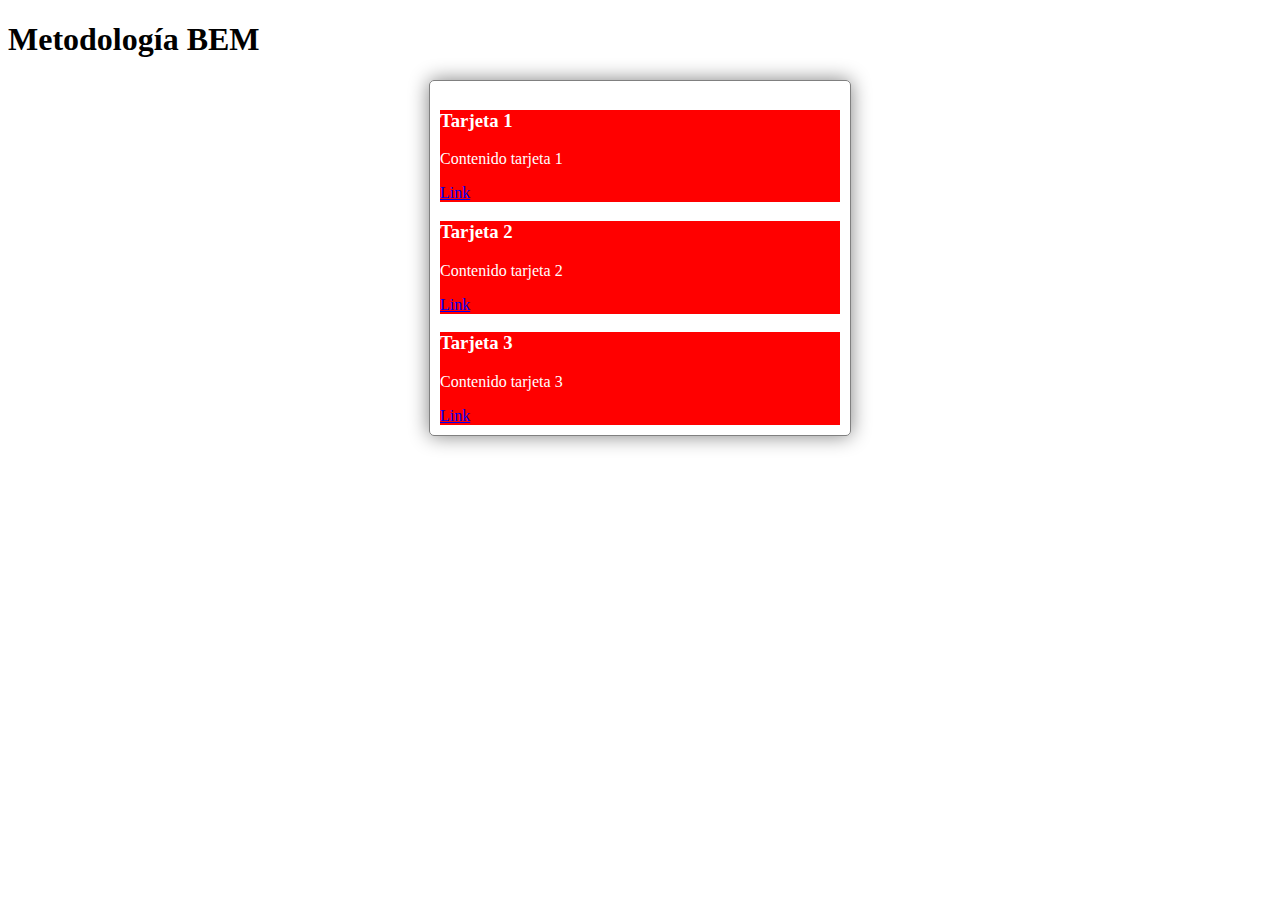
<file: 01-BEM/index.html>
<!DOCTYPE html>
<html lang="es">
<head>
    <meta charset="UTF-8">
    <meta name="viewport" content="width=device-width, initial-scale=1.0">
    <link rel="stylesheet" href="style.css">
    <title>BEM</title>
</head>
<body>
    <h1>Metodología BEM</h1>

    <section class="cards">
        <article class="cards__card">
            <h3 class="card__tittle">Tarjeta 1</h3>
            <p class="card__content">Contenido tarjeta 1</p>
            <a href="#" class="card__link">Link</a>
        </article>

        <article class="cards__card">
            <h3 class="card__tittle">Tarjeta 2</h3>
            <p class="card__content">Contenido tarjeta 2</p>
            <a href="#" class="card__link card__link--rojo">Link</a>
        </article>

        <article class="cards__card">
            <h3 class="card__tittle">Tarjeta 3</h3>
            <p class="card__content">Contenido tarjeta 3</p>
            <a href="#" class="card__link">Link</a>
        </article>
    </section>



    <!--  
    <section class="cards">
        <div class="card">
            <h3>Tarjeta 1</h3>
            <p>Contenido tarjeta 1</p>
            <a href="#">Link</a>
        </div>
        <div class="card">
            <h3>Tarjeta 2</h3>
            <p>Contenido tarjeta 2</p>
            <a href="#">Link</a>
        </div>
        <div class="card">
            <h3>Tarjeta 3</h3>
            <p>Contenido tarjeta 3</p>
            <a href="#">Link</a>
        </div>
    </section>

    -->
</body>
</html>
</file>
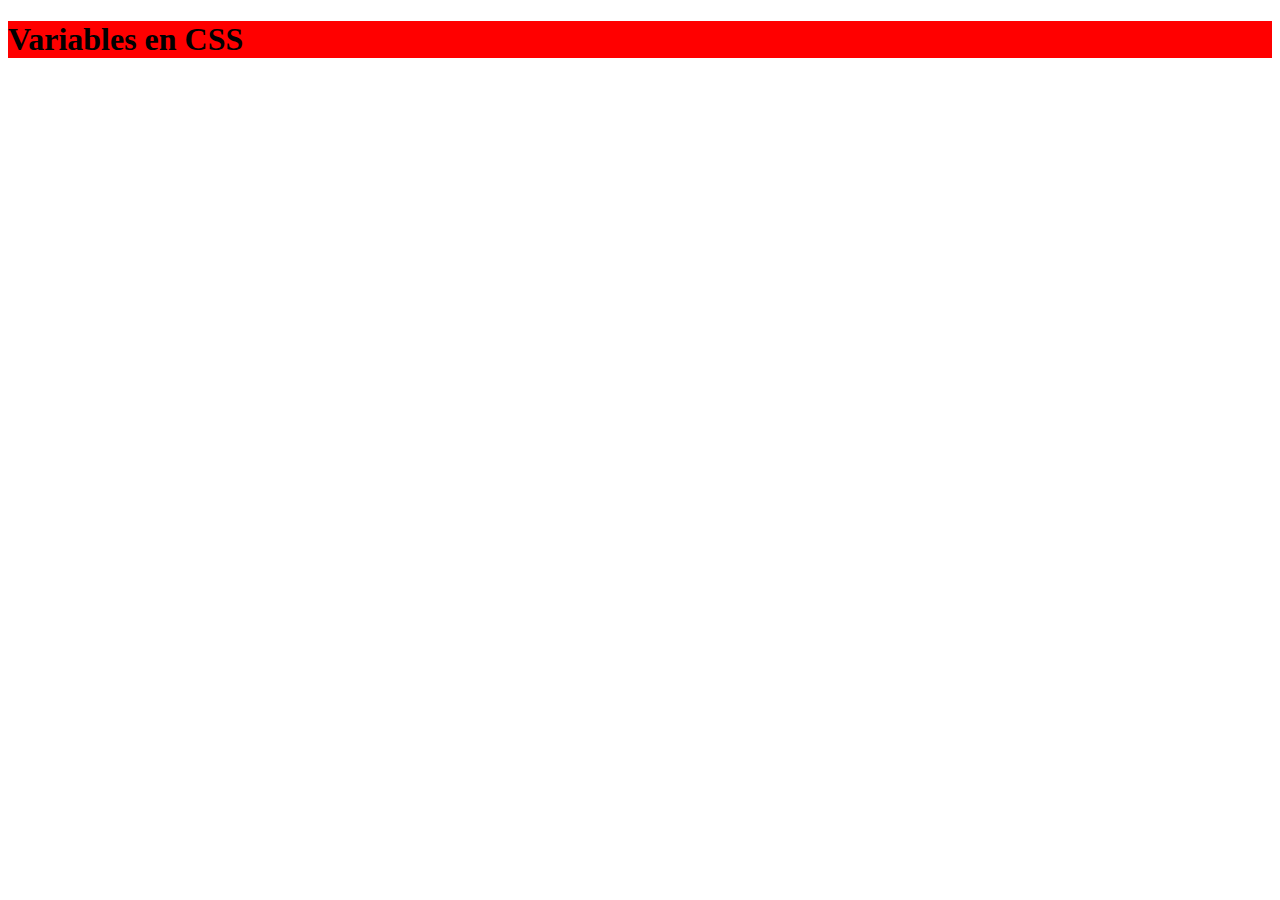
<file: 02-variables/index.html>
<!DOCTYPE html>
<html lang="en">
<head>
    <meta charset="UTF-8">
    <meta name="viewport" content="width=device-width, initial-scale=1.0">
    <link rel="stylesheet" href="style.css">
    <title>Variables en CSS</title>
</head>
<body>
    <h1>Variables en CSS</h1>
</body>
</html>
</file>
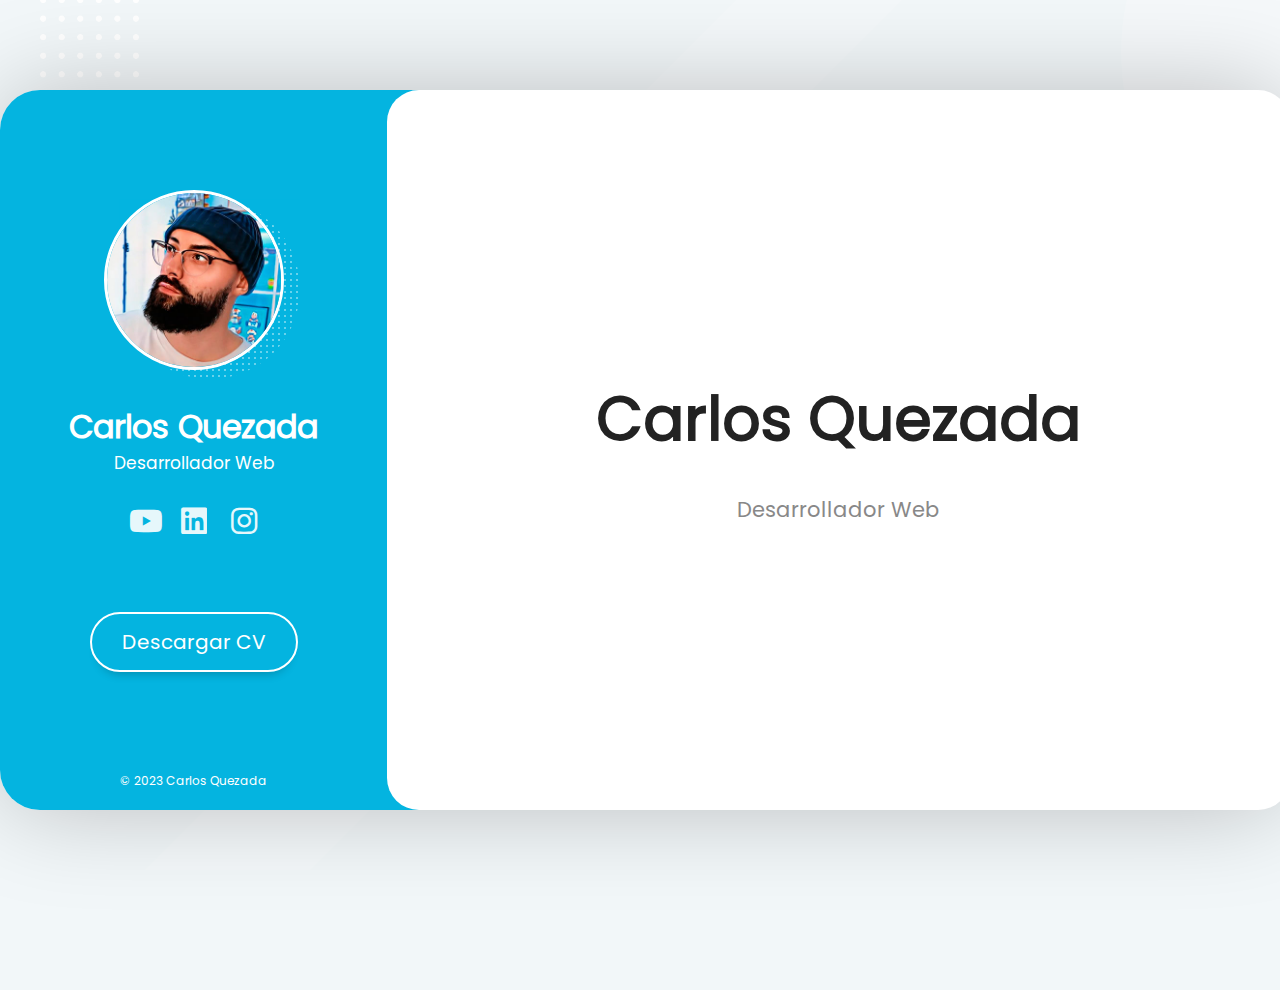
<file: 06-maquetacion-web1/index.html>
<!DOCTYPE html>
<html lang="es">
<head>
    <meta charset="UTF-8">
    <meta name="viewport" content="width=device-width, initial-scale=1.0">
    
    <link rel="stylesheet" href="assets/fonts/fontawesome-free-6.1.2-web/css/all.min.css">
    <link rel="stylesheet" href="assets/fonts/poppins/poppins.css">
    <link rel="stylesheet" href="assets/css/style.css">
    <title>Portafolio-Carlos</title>
</head>
<body>
    <!-- Layout Principal -->
    <div class="layout">
        <!-- Barra Lateral (Info del usuario) -->
        <aside class="layout__aside">
            <section class="aside__user-info">
                <!-- Informaciòn general usuario -->

                <div class="user-info__general">
                    <div class="user-info__container-image">
                        <img class="user-info__image" src="assets/img/default-user.jpg" alt="Foto de perfil del usuario">
                    </div>

                    <h2 class="user-info__name">Carlos Quezada</h2>
                    <h4 class="user-info__job">Desarrollador Web</h4>
                </div>

                <!-- Menù de navegaciòn -->

                <nav class="layout__menu">
                    <ul class="menu__list">
                        <li class="menu__option">
                            <a href="index.html" class="menu__link">
                                <i class="menu__icon fa-solid fa-house"></i>
                                <span class="menu__overlay">Home</span>
                            </a>
                        </li>

                        <li class="menu__option">
                            <a href="sobre-mi.html" class="menu__link">
                                <i class="menu__icon fa-solid fa-user"></i>
                                <span class="menu__overlay">Sobre mì</span>
                            </a>
                        </li>

                        <li class="menu__option">
                            <a href="estudios.html" class="menu__link">
                                <i class="menu__icon fa-solid fa-graduation-cap"></i>
                                <span class="menu__overlay">Estudios</span>
                            </a>
                        </li>

                        <li class="menu__option">
                            <a href="portafolio.html" class="menu__link">
                                <i class="menu__icon fa-solid fa-briefcase"></i>
                                <span class="menu__overlay">Portafolio</span>
                            </a>
                        </li>

                        <li class="menu__option">
                            <a href="blog.html" class="menu__link">
                                <i class="menu__icon fa-solid fa-book"></i>
                                <span class="menu__overlay">Blog</span>
                            </a>
                        </li>

                        <li class="menu__option">
                            <a href="contacto.html" class="menu__link">
                                <i class="menu__icon fa-solid fa-envelope"></i>
                                <span class="menu__overlay">Contacto</span>
                            </a>
                        </li>

                    </ul> 
                </nav>

                <!-- Links a redes sociales -->

                <div class="user-info__links">
                    <ul class="links__social">
                        <li class="social__option">
                            <a href="#" class="social__link">
                                <i class="social__icon fa-brands fa-youtube"></i>
                            </a>
                        </li>

                        <li class="social__option">
                            <a href="#" class="social__link">
                                <i class="social__icon fa-brands fa-linkedin"></i>
                            </a>
                        </li>

                        <li class="social__option">
                            <a href="#" class="social__link">
                                <i class="social__icon fa-brands fa-instagram"></i>
                            </a>
                        </li>
                    </ul>
                </div>

                <!-- Botòn del curriculum -->

                <div class="user-info__buttons">
                    <a href="#" class="user-info__btn">Descargar CV</a>
                </div>

                <!-- Pie de pàgina -->

                <footer class="user-info__footer">
                    &copy; 2023 Carlos Quezada
                </footer>

            </section>
        </aside>

        <!-- Contenido Principal -->
        <main class="layout__content">
            <section class="content__page">
                <h1 class="page__name">Carlos Quezada</h1>
                <h2 class="page__job">Desarrollador Web</h2>
            </section>
        </main>
    </div>
</body>
</html>
</file>
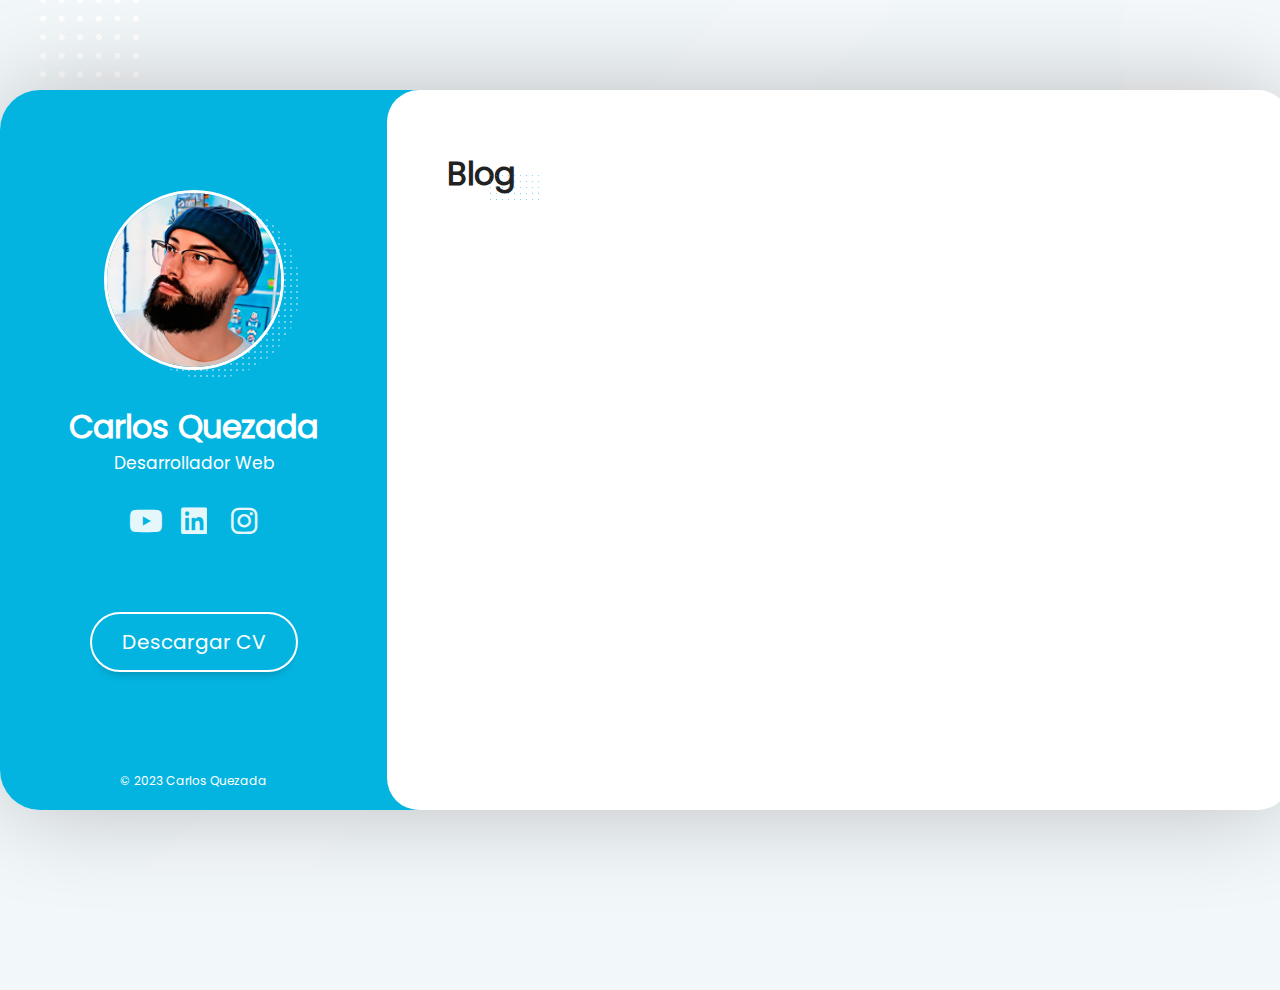
<file: 06-maquetacion-web1/blog.html>
<!DOCTYPE html>
<html lang="es">

<head>
    <meta charset="UTF-8">
    <meta name="viewport" content="width=device-width, initial-scale=1.0">

    <link rel="stylesheet" href="assets/fonts/fontawesome-free-6.1.2-web/css/all.min.css">
    <link rel="stylesheet" href="assets/fonts/poppins/poppins.css">
    <link rel="stylesheet" href="assets/css/style.css">
    <title>Portafolio-Carlos</title>
</head>

<body>
    <!-- Layout Principal -->
    <div class="layout">
        <aside class="layout__aside">
            <section class="aside__user-info">
                <!-- Informaciòn general usuario -->

                <div class="user-info__general">
                    <div class="user-info__container-image">
                        <img class="user-info__image" src="assets/img/default-user.jpg"
                            alt="Foto de perfil del usuario">
                    </div>

                    <h2 class="user-info__name">Carlos Quezada</h2>
                    <h3 class="user-info__job">Desarrollador Web</h3>
                </div>

                <!-- Menù de navegaciòn -->

                <nav class="layout__menu">
                    <ul class="menu__list">
                        <li class="menu__option">
                            <a href="index.html" class="menu__link menu__link--active">
                                <i class="menu__icon fa-solid fa-house"></i>
                                <span class="menu__overlay">Home</span>
                            </a>
                        </li>

                        <li class="menu__option">
                            <a href="sobre-mi.html" class="menu__link menu__link--active">
                                <i class="menu__icon fa-solid fa-user"></i>
                                <span class="menu__overlay">Sobre mì</span>
                            </a>
                        </li>

                        <li class="menu__option">
                            <a href="curriculum.html" class="menu__link menu__link--active">
                                <i class="menu__icon fa-solid fa-graduation-cap"></i>
                                <span class="menu__overlay">Curriculum</span>
                            </a>
                        </li>

                        <li class="menu__option">
                            <a href="portafolio.html" class="menu__link menu__link--active">
                                <i class="menu__icon fa-solid fa-briefcase"></i>
                                <span class="menu__overlay">Portafolio</span>
                            </a>
                        </li>

                        <li class="menu__option">
                            <a href="blog.html" class="menu__link menu__link--active">
                                <i class="menu__icon fa-solid fa-book"></i>
                                <span class="menu__overlay">Blog</span>
                            </a>
                        </li>

                        <li class="menu__option">
                            <a href="contacto.html" class="menu__link menu__link--active">
                                <i class="menu__icon fa-solid fa-envelope"></i>
                                <span class="menu__overlay">Contacto</span>
                            </a>
                        </li>

                    </ul>
                </nav>

                <!-- Links a redes sociales -->

                <div class="user-info__links">
                    <ul class="links__social">
                        <li class="social__option">
                            <a href="#" class="social__link">
                                <i class="social__icon fa-brands fa-youtube"></i>
                            </a>
                        </li>

                        <li class="social__option">
                            <a href="#" class="social__link">
                                <i class="social__icon fa-brands fa-linkedin"></i>
                            </a>
                        </li>

                        <li class="social__option">
                            <a href="#" class="social__link">
                                <i class="social__icon fa-brands fa-instagram"></i>
                            </a>
                        </li>
                    </ul>
                </div>

                <!-- Botòn del curriculum -->

                <div class="user-info__buttons">
                    <a href="#" class="user-info__btn">Descargar CV</a>
                </div>

                <!-- Pie de pàgina -->

                <footer class="user-info__footer">
                    &copy; 2023 Carlos Quezada
                </footer>

            </section>
        </aside>

        <!-- Contenido Principal -->
        <main class="layout__content">
            <section class="content__page content__blog">
                <!-- ESTE CONTENIDO CAMBIA EN CADA PAGINA DEL SITIO WEB -->

                <header class="blog__header">
                    <h1 class="blog__title">Blog</h1>
                </header>



            </section>
        </main>
    </div>
</body>

</html>
</file>
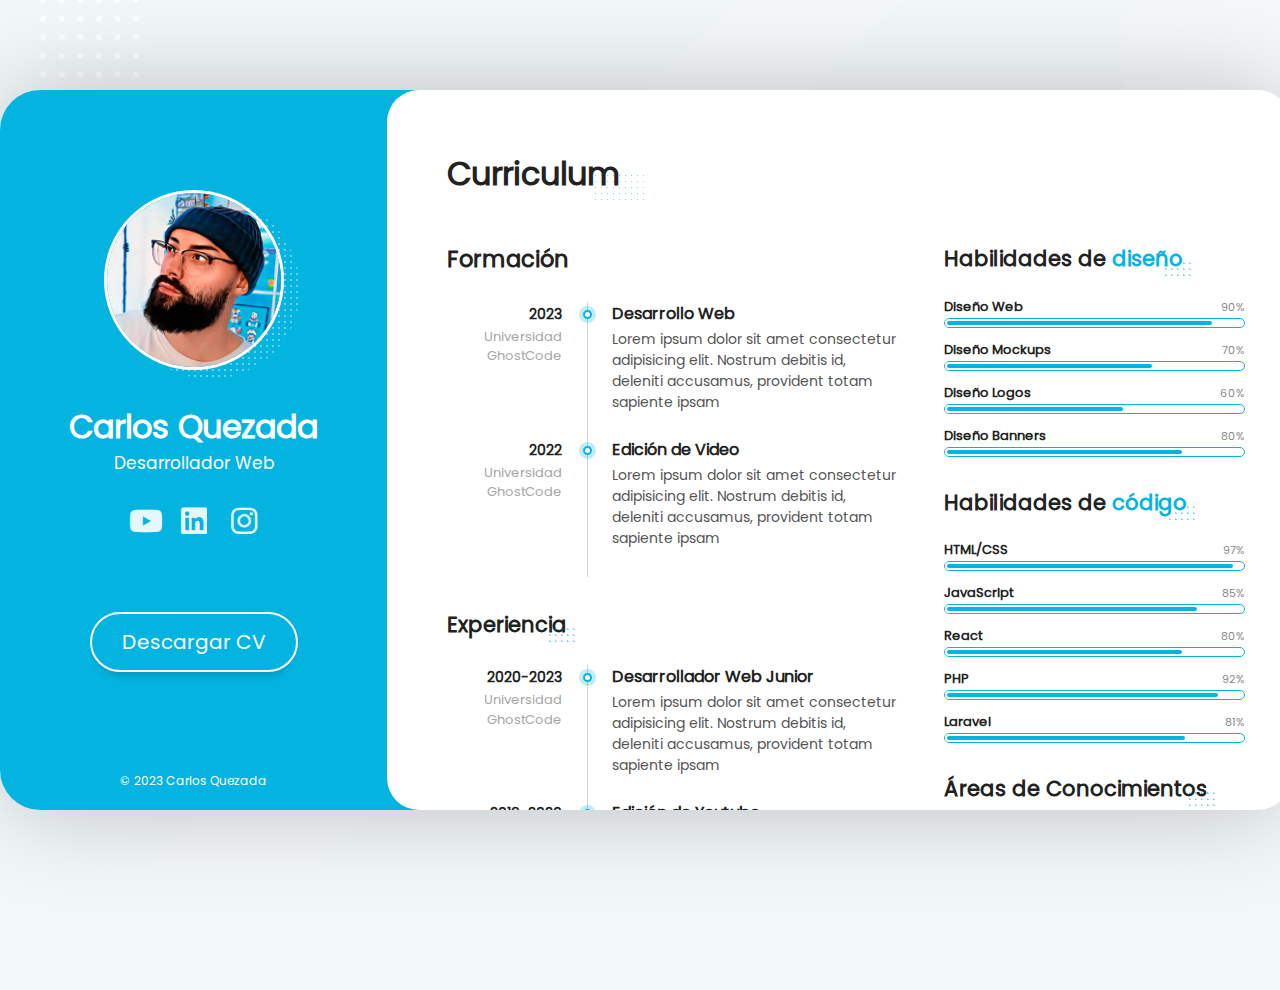
<file: 06-maquetacion-web1/curriculum.html>
<!DOCTYPE html>
<html lang="es">

<head>
    <meta charset="UTF-8">
    <meta name="viewport" content="width=device-width, initial-scale=1.0">

    <link rel="stylesheet" href="assets/fonts/fontawesome-free-6.1.2-web/css/all.min.css">
    <link rel="stylesheet" href="assets/fonts/poppins/poppins.css">
    <link rel="stylesheet" href="assets/css/style.css">
    <title>Portafolio-Carlos</title>
</head>

<body>
    <!-- Layout Principal -->
    <div class="layout">
        <aside class="layout__aside">
            <section class="aside__user-info">
                <!-- Informaciòn general usuario -->

                <div class="user-info__general">
                    <div class="user-info__container-image">
                        <img class="user-info__image" src="assets/img/default-user.jpg"
                            alt="Foto de perfil del usuario">
                    </div>

                    <h2 class="user-info__name">Carlos Quezada</h2>
                    <h3 class="user-info__job">Desarrollador Web</h3>
                </div>

                <!-- Menù de navegaciòn -->

                <nav class="layout__menu">
                    <ul class="menu__list">
                        <li class="menu__option">
                            <a href="index.html" class="menu__link menu__link--active">
                                <i class="menu__icon fa-solid fa-house"></i>
                                <span class="menu__overlay">Home</span>
                            </a>
                        </li>

                        <li class="menu__option">
                            <a href="sobre-mi.html" class="menu__link menu__link--active">
                                <i class="menu__icon fa-solid fa-user"></i>
                                <span class="menu__overlay">Sobre mì</span>
                            </a>
                        </li>

                        <li class="menu__option">
                            <a href="curriculum.html" class="menu__link menu__link--active">
                                <i class="menu__icon fa-solid fa-graduation-cap"></i>
                                <span class="menu__overlay">Curriculum</span>
                            </a>
                        </li>

                        <li class="menu__option">
                            <a href="portafolio.html" class="menu__link menu__link--active">
                                <i class="menu__icon fa-solid fa-briefcase"></i>
                                <span class="menu__overlay">Portafolio</span>
                            </a>
                        </li>

                        <li class="menu__option">
                            <a href="blog.html" class="menu__link menu__link--active">
                                <i class="menu__icon fa-solid fa-book"></i>
                                <span class="menu__overlay">Blog</span>
                            </a>
                        </li>

                        <li class="menu__option">
                            <a href="contacto.html" class="menu__link menu__link--active">
                                <i class="menu__icon fa-solid fa-envelope"></i>
                                <span class="menu__overlay">Contacto</span>
                            </a>
                        </li>

                    </ul>
                </nav>

                <!-- Links a redes sociales -->

                <div class="user-info__links">
                    <ul class="links__social">
                        <li class="social__option">
                            <a href="#" class="social__link">
                                <i class="social__icon fa-brands fa-youtube"></i>
                            </a>
                        </li>

                        <li class="social__option">
                            <a href="#" class="social__link">
                                <i class="social__icon fa-brands fa-linkedin"></i>
                            </a>
                        </li>

                        <li class="social__option">
                            <a href="#" class="social__link">
                                <i class="social__icon fa-brands fa-instagram"></i>
                            </a>
                        </li>
                    </ul>
                </div>

                <!-- Botòn del curriculum -->

                <div class="user-info__buttons">
                    <a href="#" class="user-info__btn">Descargar CV</a>
                </div>

                <!-- Pie de pàgina -->

                <footer class="user-info__footer">
                    &copy; 2023 Carlos Quezada
                </footer>

            </section>
        </aside>

        <!-- Contenido Principal -->
        <main class="layout__content">
            <section class="content__page content__resume">
                <!-- ESTE CONTENIDO CAMBIA EN CADA PAGINA DEL SITIO WEB -->

                <header class="resume__header">
                    <h1 class="resume__title">Curriculum</h1>
                </header>

                <div class="resume__container">

                    <section class="resume__left">
                        <header class="resume__subheader">
                            <h2 class="resummenu__link--activetime__subtitle">Formación</h2>
                        </header>

                        <div class="resume__timelines">

                            <article class="timelines__timeline">

                                <header class="timeline__header">
                                    <h4 class="timeline__year">2023</h4>
                                    <span class="timeline__company">Universidad GhostCode</span>
                                </header>

                                <div class="timeline__divider"></div>

                                <div class="timeline__description">
                                    <h3 class="timeline__title">Desarrollo Web</h3>
                                    <p class="timeline__text">
                                        Lorem ipsum dolor sit amet consectetur adipisicing elit. Nostrum debitis id,
                                        deleniti accusamus, provident totam sapiente ipsam
                                    </p>
                                </div>

                            </article>

                            <article class="timelines__timeline">

                                <header class="timeline__header">
                                    <h4 class="timeline__year">2022</h4>
                                    <span class="timeline__company">Universidad GhostCode</span>
                                </header>

                                <div class="timeline__divider"></div>

                                <div class="timeline__description">
                                    <h3 class="timeline__title">Edición de Video</h3>
                                    <p class="timeline__text">
                                        Lorem ipsum dolor sit amet consectetur adipisicing elit. Nostrum debitis id,
                                        deleniti accusamus, provident totam sapiente ipsam
                                    </p>
                                </div>

                            </article>

                        </div>


                        <header class="resume__subheader">
                            <h2 class="resume__subtitle">Experiencia</h2>
                        </header>

                        <div class="resume__timelines">

                            <article class="timelines__timeline">

                                <header class="timeline__header">
                                    <h4 class="timeline__year">2020-2023</h4>
                                    <span class="timeline__company">Universidad GhostCode</span>
                                </header>

                                <div class="timeline__divider"></div>

                                <div class="timeline__description">
                                    <h3 class="timeline__title">Desarrollador Web Junior</h3>
                                    <p class="timeline__text">
                                        Lorem ipsum dolor sit amet consectetur adipisicing elit. Nostrum debitis id,
                                        deleniti accusamus, provident totam sapiente ipsam
                                    </p>
                                </div>

                            </article>

                            <article class="timelines__timeline">

                                <header class="timeline__header">
                                    <h4 class="timeline__year">2019-2020</h4>
                                    <span class="timeline__company">Universidad GhostCode</span>
                                </header>

                                <div class="timeline__divider"></div>

                                <div class="timeline__description">
                                    <h3 class="timeline__title">Edición de Youtube</h3>
                                    <p class="timeline__text">
                                        Lorem ipsum dolor sit amet consectetur adipisicing elit. Nostrum debitis id,
                                        deleniti accusamus, provident totam sapiente ipsam
                                    </p>
                                </div>

                            </article>

                            <article class="timelines__timeline">

                                <header class="timeline__header">
                                    <h4 class="timeline__year">2017-2019</h4>
                                    <span class="timeline__company">Universidad GhostCode</span>
                                </header>

                                <div class="timeline__divider"></div>

                                <div class="timeline__description">
                                    <h3 class="timeline__title">Desarrollador JavaScript</h3>
                                    <p class="timeline__text">
                                        Lorem ipsum dolor sit amet consectetur adipisicing elit. Nostrum debitis id,
                                        deleniti accusamus, provident totam sapiente ipsam
                                    </p>
                                </div>

                            </article>

                            

                        </div>

                    </section>

                    <section class="resume__right">
                        <header class="resume__subheader">
                            <h2 class="resume__subtitle">Habilidades de <span class="subtitle__color">diseño</span></h2>
                        </header>

                        <div class="resume__skills">

                            <article class="skills__title">
                                <h4 class="skills__text">Diseño Web</h4>
                                <span class="skills__number">90%</span>
                            </article>
                            <div class="skills__progresbar">
                                <div class="skills__percentage skills__percentage--p1"></div>
                            </div>

                            <article class="skills__title">
                                <h4 class="skills__text">Diseño Mockups</h4>
                                <span class="skills__number">70%</span>
                            </article>
                            <div class="skills__progresbar">
                                <div class="skills__percentage skills__percentage--p2"></div>
                            </div>

                            <article class="skills__title">
                                <h4 class="skills__text">Diseño Logos</h4>
                                <span class="skills__number">60%</span>
                            </article>
                            <div class="skills__progresbar">
                                <div class="skills__percentage skills__percentage--p3"></div>
                            </div>

                            <article class="skills__title">
                                <h4 class="skills__text">Diseño Banners</h4>
                                <span class="skills__number">80%</span>
                            </article>
                            <div class="skills__progresbar">
                                <div class="skills__percentage skills__percentage--p4"></div>
                            </div>


                        </div>

                        <header class="resume__subheader">
                            <h2 class="resume__subtitle">Habilidades de <span class="subtitle__color">código</span></h2>
                        </header>

                        <div class="resume__skills">

                            <article class="skills__title">
                                <h4 class="skills__text">HTML/CSS</h4>
                                <span class="skills__number">97%</span>
                            </article>
                            <div class="skills__progresbar">
                                <div class="skills__percentage skills__percentage--p5"></div>
                            </div>

                            <article class="skills__title">
                                <h4 class="skills__text">JavaScript</h4>
                                <span class="skills__number">85%</span>
                            </article>
                            <div class="skills__progresbar">
                                <div class="skills__percentage skills__percentage--p6"></div>
                            </div>

                            <article class="skills__title">
                                <h4 class="skills__text">React</h4>
                                <span class="skills__number">80%</span>
                            </article>
                            <div class="skills__progresbar">
                                <div class="skills__percentage skills__percentage--p7"></div>
                            </div>

                            <article class="skills__title">
                                <h4 class="skills__text">PHP</h4>
                                <span class="skills__number">92%</span>
                            </article>
                            <div class="skills__progresbar">
                                <div class="skills__percentage skills__percentage--p8"></div>
                            </div>

                            <article class="skills__title">
                                <h4 class="skills__text">Laravel</h4>
                                <span class="skills__number">81%</span>
                            </article>
                            <div class="skills__progresbar">
                                <div class="skills__percentage skills__percentage--p9"></div>
                            </div>

                        </div>

                        <header class="resume__subheader">
                            <h2 class="resume__subtitle">Áreas de Conocimientos</h2>
                        </header>

                        <div class="resume__knowledges">
                            <ul class="knowledges__list">
                                <li class="knowledges__option">Programación</li>
                                <li class="knowledges__option">Desarrollo Web</li>
                                <li class="knowledges__option">Diseño Web</li>
                                <li class="knowledges__option">Redes Sociales</li>
                                <li class="knowledges__option">Comunicación</li>
                                <li class="knowledges__option">Edición de Videos</li>
                                <li class="knowledges__option">Formación</li>
                            </ul>
                        </div>

                    </section>

                </div>

                <div class="resume__certificates">
                    <header class="resume__subheader">
                        <h2 class="resume__subtitle">Certificados</h2>
                    </header>

                    <section class="certificates__container">

                        <article class="certificates__certificate">
                            <div class="certificate__logo">
                                <img src="assets/img/certificado-1.png" class="certificate__image" alt="">
                            </div>

                            <div class="certificate__content">
                                <h4 class="certificate__title">Master en PHP, SQL, POO, MVC, Laravel, Symfony, WordPress y más</h4>
                                <span class="certificate__id">ID Verificación: XXXXX</span>
                                <span class="certificate__date">10 Junio 2023</span>
                            </div>
                        </article>

                        <article class="certificates__certificate">
                            <div class="certificate__logo">
                                <img src="assets/img/certificado-1.png" class="certificate__image" alt="">
                            </div>

                            <div class="certificate__content">
                                <h4 class="certificate__title">Master en Pruebas Técnicas_ +70 Nuevos Ejercicios de Código</h4>
                                <span class="certificate__id">ID Verificación: XXXXX</span>
                                <span class="certificate__date">10 Mayo 2023</span>
                            </div>
                        </article>

                        

                    </section>

                </div>

            </section>
        </main>
    </div>
</body>

</html>
</file>
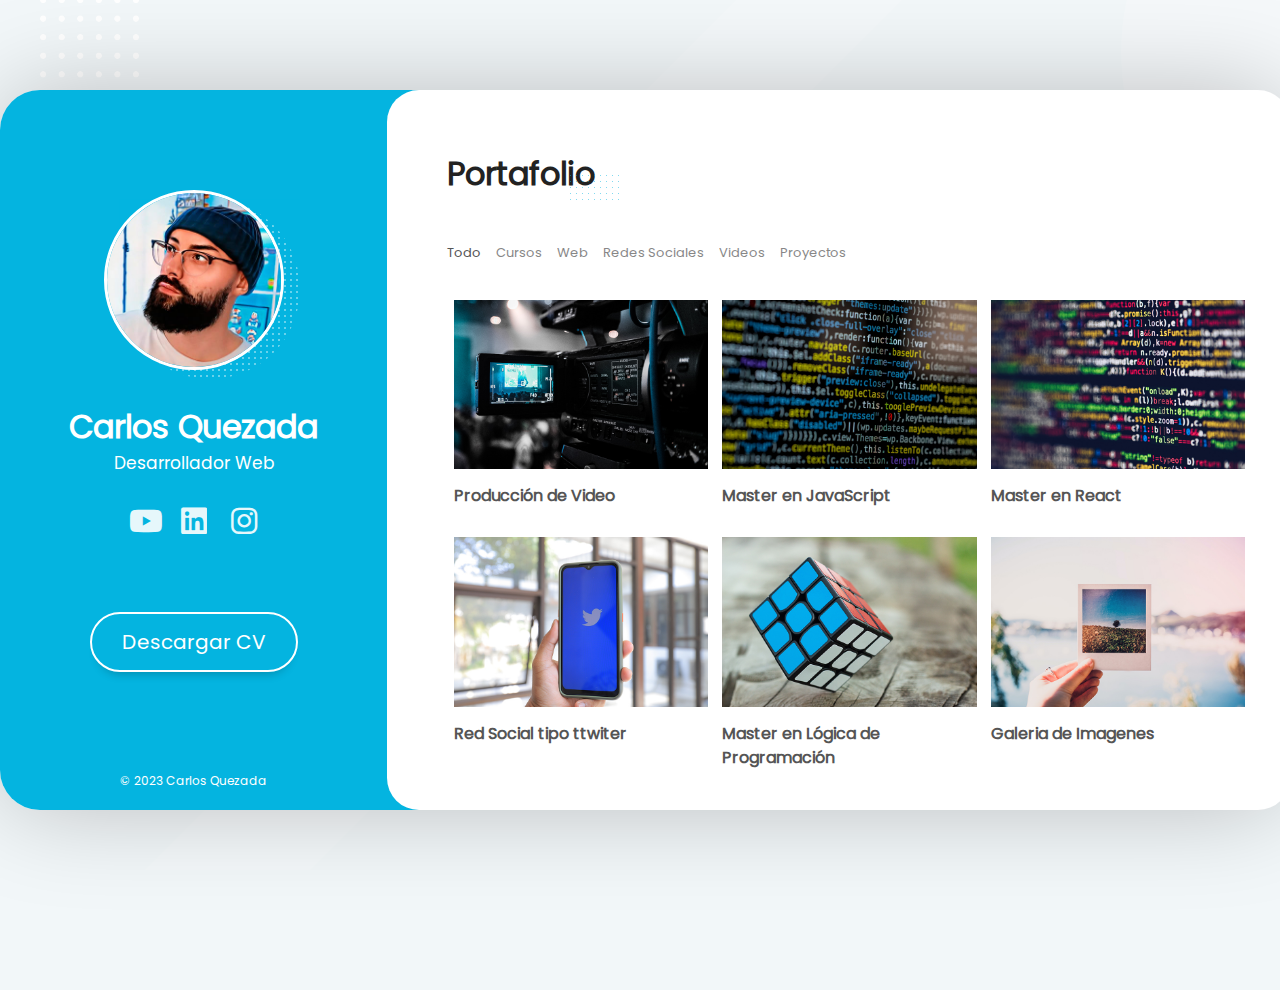
<file: 06-maquetacion-web1/portafolio.html>
<!DOCTYPE html>
<html lang="es">

<head>
    <meta charset="UTF-8">
    <meta name="viewport" content="width=device-width, initial-scale=1.0">

    <link rel="stylesheet" href="assets/fonts/fontawesome-free-6.1.2-web/css/all.min.css">
    <link rel="stylesheet" href="assets/fonts/poppins/poppins.css">
    <link rel="stylesheet" href="assets/css/style.css">
    <title>Portafolio-Carlos</title>
</head>

<body>
    <!-- Layout Principal -->
    <div class="layout">
        <aside class="layout__aside">
            <section class="aside__user-info">
                <!-- Informaciòn general usuario -->

                <div class="user-info__general">
                    <div class="user-info__container-image">
                        <img class="user-info__image" src="assets/img/default-user.jpg"
                            alt="Foto de perfil del usuario">
                    </div>

                    <h2 class="user-info__name">Carlos Quezada</h2>
                    <h3 class="user-info__job">Desarrollador Web</h3>
                </div>

                <!-- Menù de navegaciòn -->

                <nav class="layout__menu">
                    <ul class="menu__list">
                        <li class="menu__option">
                            <a href="index.html" class="menu__link menu__link--active">
                                <i class="menu__icon fa-solid fa-house"></i>
                                <span class="menu__overlay">Home</span>
                            </a>
                        </li>

                        <li class="menu__option">
                            <a href="sobre-mi.html" class="menu__link menu__link--active">
                                <i class="menu__icon fa-solid fa-user"></i>
                                <span class="menu__overlay">Sobre mì</span>
                            </a>
                        </li>

                        <li class="menu__option">
                            <a href="curriculum.html" class="menu__link menu__link--active">
                                <i class="menu__icon fa-solid fa-graduation-cap"></i>
                                <span class="menu__overlay">Curriculum</span>
                            </a>
                        </li>

                        <li class="menu__option">
                            <a href="portafolio.html" class="menu__link menu__link--active">
                                <i class="menu__icon fa-solid fa-briefcase"></i>
                                <span class="menu__overlay">Portafolio</span>
                            </a>
                        </li>

                        <li class="menu__option">
                            <a href="blog.html" class="menu__link menu__link--active">
                                <i class="menu__icon fa-solid fa-book"></i>
                                <span class="menu__overlay">Blog</span>
                            </a>
                        </li>

                        <li class="menu__option">
                            <a href="contacto.html" class="menu__link menu__link--active">
                                <i class="menu__icon fa-solid fa-envelope"></i>
                                <span class="menu__overlay">Contacto</span>
                            </a>
                        </li>

                    </ul>
                </nav>

                <!-- Links a redes sociales -->

                <div class="user-info__links">
                    <ul class="links__social">
                        <li class="social__option">
                            <a href="#" class="social__link">
                                <i class="social__icon fa-brands fa-youtube"></i>
                            </a>
                        </li>

                        <li class="social__option">
                            <a href="#" class="social__link">
                                <i class="social__icon fa-brands fa-linkedin"></i>
                            </a>
                        </li>

                        <li class="social__option">
                            <a href="#" class="social__link">
                                <i class="social__icon fa-brands fa-instagram"></i>
                            </a>
                        </li>
                    </ul>
                </div>

                <!-- Botòn del curriculum -->

                <div class="user-info__buttons">
                    <a href="#" class="user-info__btn">Descargar CV</a>
                </div>

                <!-- Pie de pàgina -->

                <footer class="user-info__footer">
                    &copy; 2023 Carlos Quezada
                </footer>

            </section>
        </aside>

        <!-- Contenido Principal -->
        <main class="layout__content">
            <section class="content__page content__portfolio">
                <!-- ESTE CONTENIDO CAMBIA EN CADA PAGINA DEL SITIO WEB -->

                <header class="portfolio__header">
                    <h1 class="portfolio__title">Portafolio</h1>
                </header>

                <nav class="portfolio__navbar">
                    <ul class="portfolio__menu">
                        <li class="portfolio__option portfolio__option--active">
                            <a href="#" class="portfolio__link">Todo</a>
                        </li>
                        <li class="portfolio__option ">
                            <a href="#" class="portfolio__link">Cursos</a>
                        </li>
                        <li class="portfolio__option ">
                            <a href="#" class="portfolio__link">Web</a>
                        </li>
                        <li class="portfolio__option ">
                            <a href="#" class="portfolio__link">Redes Sociales</a>
                        </li>
                        <li class="portfolio__option ">
                            <a href="#" class="portfolio__link">Videos</a>
                        </li>
                        <li class="portfolio__option ">
                            <a href="#" class="portfolio__link">Proyectos</a>
                        </li>
                    </ul>
                </nav>

                <!-- ESTE CONTENIDO CAMBIA EN CADA PAGINA DEL SITIO WEB -->
                

                <section class="portfolio__gallery">

                    <figure class="gallery__item">
                        <div class="gallery__container-image">
                            <a href="#" class="gallery__link">
                                <img src="assets/img/galeria-1.jpg" class="gallery__image" >
                            </a>
                        </div>

                        <figcaption class="gallery__title">Producción de Video</figcaption>

                        <i class="gallery__icon fa-solid fa-video-camera"></i>
                        <span class="gallery__category">Videos</span>
                    </figure>

                    <figure class="gallery__item">
                        <div class="gallery__container-image">
                            <a href="#" class="gallery__link">
                                <img src="assets/img/galeria-2.jpg" class="gallery__image" >
                            </a>
                        </div>

                        <figcaption class="gallery__title">Master en JavaScript</figcaption>

                        <i class="gallery__icon fa-solid fa-code"></i>
                        <span class="gallery__category">Cursos</span>
                    </figure>

                    <figure class="gallery__item">
                        <div class="gallery__container-image">
                            <a href="#" class="gallery__link">
                                <img src="assets/img/galeria-3.jpg" class="gallery__image" >
                            </a>
                        </div>

                        <figcaption class="gallery__title">Master en React</figcaption>

                        <i class="gallery__icon fa-solid fa-code-commit"></i>
                        <span class="gallery__category">Cursos</span>
                    </figure>

                    <figure class="gallery__item">
                        <div class="gallery__container-image">
                            <a href="#" class="gallery__link">
                                <img src="assets/img/galeria-4.jpg" class="gallery__image" >
                            </a>
                        </div>

                        <figcaption class="gallery__title">Red Social tipo ttwiter</figcaption>

                        <i class="gallery__icon fa-solid fa-code"></i>
                        <span class="gallery__category">Web</span>
                    </figure>

                    <figure class="gallery__item">
                        <div class="gallery__container-image">
                            <a href="#" class="gallery__link">
                                <img src="assets/img/galeria-5.jpg" class="gallery__image" >
                            </a>
                        </div>

                        <figcaption class="gallery__title">Master en Lógica de Programación</figcaption>

                        <i class="gallery__icon fa-solid fa-code"></i>
                        <span class="gallery__category">Cursos</span>
                    </figure>

                    <figure class="gallery__item">
                        <div class="gallery__container-image">
                            <a href="#" class="gallery__link">
                                <img src="assets/img/galeria-6.jpg" class="gallery__image" >
                            </a>
                        </div>

                        <figcaption class="gallery__title">Galeria de Imagenes</figcaption>

                        <i class="gallery__icon fa-solid fa-image-portrait"></i>
                        <span class="gallery__category">Proyecto</span>
                    </figure>

                </section>

            </section>
        </main>
    </div>
</body>

</html>
</file>
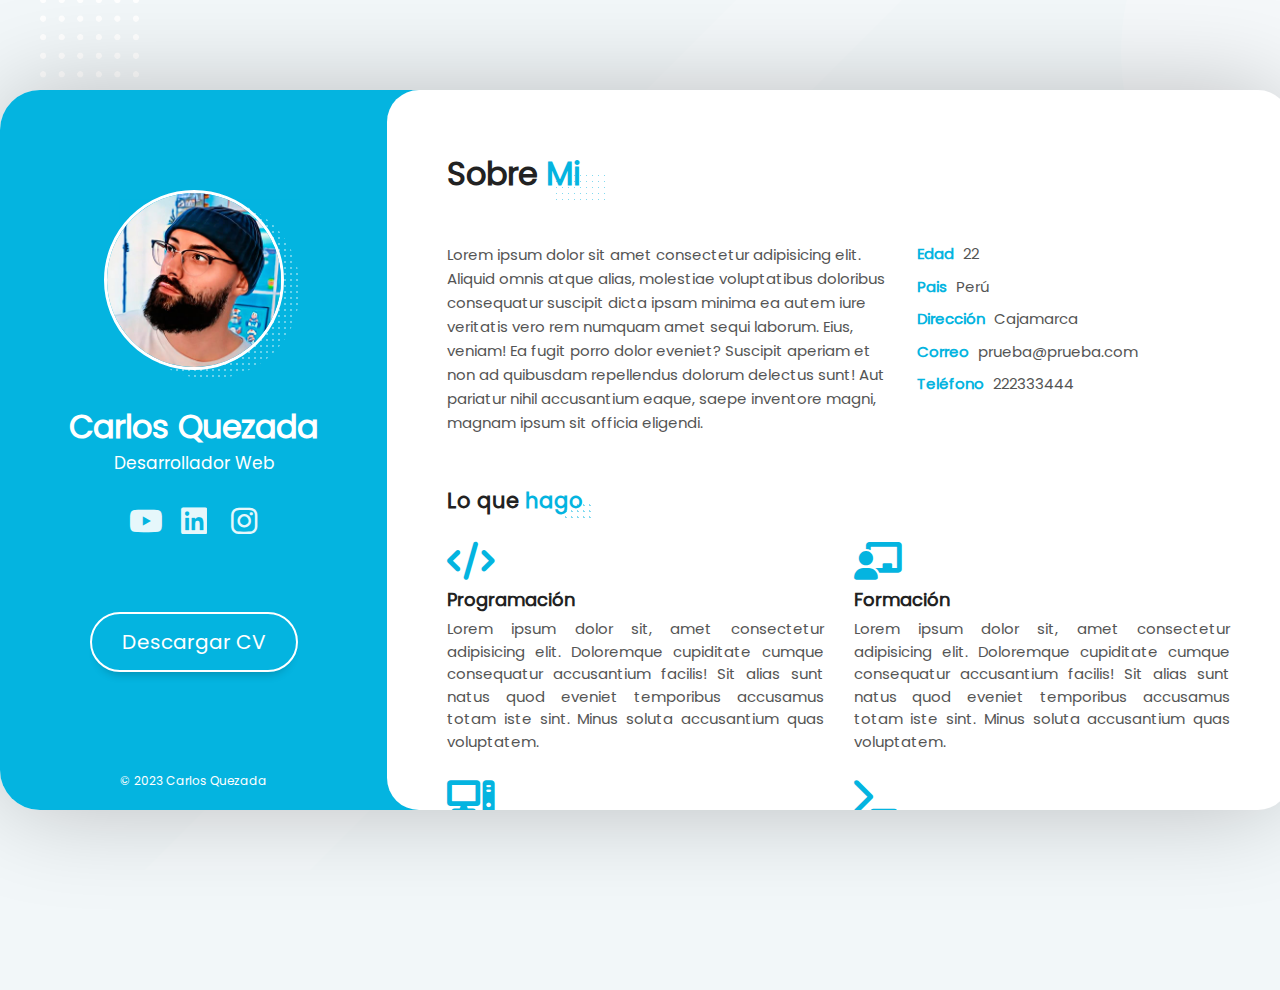
<file: 06-maquetacion-web1/sobre-mi.html>
<!DOCTYPE html>
<html lang="es">
<head>
    <meta charset="UTF-8">
    <meta name="viewport" content="width=device-width, initial-scale=1.0">
    
    <link rel="stylesheet" href="assets/fonts/fontawesome-free-6.1.2-web/css/all.min.css">
    <link rel="stylesheet" href="assets/fonts/poppins/poppins.css">
    <link rel="stylesheet" href="assets/css/style.css">
    <title>Portafolio-Carlos</title>
</head>
<body>
    <!-- Layout Principal -->
    <div class="layout">
        <!-- Barra Lateral (Info del usuario) -->
        <aside class="layout__aside">
            <section class="aside__user-info">
                <!-- Informaciòn general usuario -->

                <div class="user-info__general">
                    <div class="user-info__container-image">
                        <img class="user-info__image" src="assets/img/default-user.jpg" alt="Foto de perfil del usuario">
                    </div>

                    <h2 class="user-info__name">Carlos Quezada</h2>
                    <h3 class="user-info__job">Desarrollador Web</h3>
                </div>

                <!-- Menù de navegaciòn -->

                <nav class="layout__menu">
                    <ul class="menu__list">
                        <li class="menu__option">
                            <a href="index.html" class="menu__link ">
                                <i class="menu__icon fa-solid fa-house"></i>
                                <span class="menu__overlay">Home</span>
                            </a>
                        </li>

                        <li class="menu__option">
                            <a href="sobre-mi.html" class="menu__link menu__link--active">
                                <i class="menu__icon fa-solid fa-user"></i>
                                <span class="menu__overlay">Sobre mì</span>
                            </a>
                        </li>

                        <li class="menu__option">
                            <a href="curriculum.html" class="menu__link ">
                                <i class="menu__icon fa-solid fa-graduation-cap"></i>
                                <span class="menu__overlay">Curriculum</span>
                            </a>
                        </li>

                        <li class="menu__option">
                            <a href="portafolio.html" class="menu__link ">
                                <i class="menu__icon fa-solid fa-briefcase"></i>
                                <span class="menu__overlay">Portafolio</span>
                            </a>
                        </li>

                        <li class="menu__option">
                            <a href="blog.html" class="menu__link">
                                <i class="menu__icon fa-solid fa-book"></i>
                                <span class="menu__overlay">Blog</span>
                            </a>
                        </li>

                        <li class="menu__option">
                            <a href="contacto.html" class="menu__link">
                                <i class="menu__icon fa-solid fa-envelope"></i>
                                <span class="menu__overlay">Contacto</span>
                            </a>
                        </li>

                    </ul> 
                </nav>

                <!-- Links a redes sociales -->

                <div class="user-info__links">
                    <ul class="links__social">
                        <li class="social__option">
                            <a href="#" class="social__link">
                                <i class="social__icon fa-brands fa-youtube"></i>
                            </a>
                        </li>

                        <li class="social__option">
                            <a href="#" class="social__link">
                                <i class="social__icon fa-brands fa-linkedin"></i>
                            </a>
                        </li>

                        <li class="social__option">
                            <a href="#" class="social__link">
                                <i class="social__icon fa-brands fa-instagram"></i>
                            </a>
                        </li>
                    </ul>
                </div>

                <!-- Botòn del curriculum -->

                <div class="user-info__buttons">
                    <a href="#" class="user-info__btn">Descargar CV</a>
                </div>

                <!-- Pie de pàgina -->

                <footer class="user-info__footer">
                    &copy; 2023 Carlos Quezada
                </footer>

            </section>
        </aside>

        <!-- Contenido Principal -->
        <main class="layout__content">
            <section class="content__page content__about">
                <!-- ESTE CONTENIDO CAMBIA EN CADA PAGINA DEL SITIO WEB -->

                <header class="about__header">
                    <h1 class="about__title">Sobre <span class="title__color">Mi</span></h1>
                </header>

                <section class="about__personal-info">
                    <article class="personal-info__bio">
                        <p class="personal-info__description">
                            Lorem ipsum dolor sit amet consectetur adipisicing elit. Aliquid omnis atque alias, molestiae voluptatibus doloribus consequatur suscipit dicta ipsam minima ea autem iure veritatis vero rem numquam amet sequi laborum.
                            Eius, veniam! Ea fugit porro dolor eveniet? Suscipit aperiam et non ad quibusdam repellendus dolorum delectus sunt! Aut pariatur nihil accusantium eaque, saepe inventore magni, magnam ipsum sit officia eligendi.
                        </p>
                    </article>

                    <div class="personal-info__data">
                        <ul class="personal-info__list">
                            <li class="personal-info__option">
                                <span class="personal-info__title">Edad</span>
                                <span class="personal-info__value">22</span>
                            </li>

                            <li class="personal-info__option">
                                <span class="personal-info__title">Pais</span>
                                <span class="personal-info__value">Perú</span>
                            </li>

                            <li class="personal-info__option">
                                <span class="personal-info__title">Dirección</span>
                                <span class="personal-info__value">Cajamarca</span>
                            </li>

                            <li class="personal-info__option">
                                <span class="personal-info__title">Correo</span>
                                <span class="personal-info__value">prueba@prueba.com</span>
                            </li>

                            <li class="personal-info__option">
                                <span class="personal-info__title">Teléfono</span>
                                <span class="personal-info__value">222333444</span>
                            </li>
                        </ul>
                    </div>

                </section>

                <section class="about__services">
                    <header class="services__header">
                        <h2 class="services__title">Lo que <span class="title__color">hago</span></h2>
                    </header>

                    <div class="services__container">
                        <article class="sevices__service">
                            <div class="service__icon">
                                <i class="service__my-icon fa-solid fa-code"></i>
                            </div>

                            <div class="service__content">
                                <h3 class="service__title">Programación</h3>
                                <p class="service__description">Lorem ipsum dolor sit, amet consectetur adipisicing elit. Doloremque cupiditate cumque consequatur accusantium facilis! Sit alias sunt natus quod eveniet temporibus accusamus totam iste sint. Minus soluta accusantium quas voluptatem.</p>
                            </div>
                        </article>

                        <article class="sevices__service">
                            <div class="service__icon">
                                <i class="service__my-icon fa-solid fa-chalkboard-user"></i>
                            </div>

                            <div class="service__content">
                                <h3 class="service__title">Formación</h3>
                                <p class="service__description">Lorem ipsum dolor sit, amet consectetur adipisicing elit. Doloremque cupiditate cumque consequatur accusantium facilis! Sit alias sunt natus quod eveniet temporibus accusamus totam iste sint. Minus soluta accusantium quas voluptatem.</p>
                            </div>
                        </article>

                        <article class="sevices__service">
                            <div class="service__icon">
                                <i class="service__my-icon fa-solid fa-computer"></i>
                            </div>

                            <div class="service__content">
                                <h3 class="service__title">Desarrollo Web</h3>
                                <p class="service__description">Lorem ipsum dolor sit, amet consectetur adipisicing elit. Doloremque cupiditate cumque consequatur accusantium facilis! Sit alias sunt natus quod eveniet temporibus accusamus totam iste sint. Minus soluta accusantium quas voluptatem.</p>
                            </div>
                        </article>

                        <article class="sevices__service">
                            <div class="service__icon">
                                <i class="service__my-icon fa-solid fa-terminal"></i>
                            </div>

                            <div class="service__content">
                                <h3 class="service__title">Administración de Sistemas</h3>
                                <p class="service__description">Lorem ipsum dolor sit, amet consectetur adipisicing elit. Doloremque cupiditate cumque consequatur accusantium facilis! Sit alias sunt natus quod eveniet temporibus accusamus totam iste sint. Minus soluta accusantium quas voluptatem.</p>
                            </div>
                        </article>

                    </div>
                </section>

                <section class="about__reviews">
                    <header class="reviews__header">
                        <h2 class="reviews__title">Testimonios</h2>
                    </header>

                    <div class="reviews__container">
                        <article class="reviews__review">
                            <div class="C">
                                <img class="review__image" src="assets/img/testimonio1.jpg" alt="Cara de un cliente">
                            </div>

                            <div class="review__description">
                                <p class="review__text">
                                    Lorem ipsum dolor sit amet consectetur adipisicing elit. Perferendis voluptates sint vitae laudantium optio rerum, autem ut magni harum sequi perspiciatis, asperiores unde. Doloribus voluptas, expedita aliquid deserunt dolorem quidem.
                                </p>
                            </div>

                            <div class="review__author">
                                <div class="review__author-info">
                                    <h4 class="review__name">Ana Lopez</h4>
                                    <h5 class="review__company">Developers S.A</h5>
                                </div>

                                <div class="review__author-icon">
                                    <i class="review__icon fa-solid fa-quote-right"></i>
                                </div>
                            </div>
                        </article>

                        <article class="reviews__review">
                            <div class="review__image-container">
                                <img class="review__image" src="assets/img/testimonio2.jpg" alt="Cara de un cliente">
                            </div>

                            <div class="review__description">
                                <p class="review__text">
                                    Lorem ipsum dolor sit amet consectetur adipisicing elit. Perferendis voluptates sint vitae laudantium optio rerum, autem ut magni harum sequi perspiciatis, asperiores unde. Doloribus voluptas, expedita aliquid deserunt dolorem quidem.
                                </p>
                            </div>

                            <div class="review__author">
                                <div class="review__author-info">
                                    <h4 class="review__name">Ruben Martinez</h4>
                                    <h5 class="review__company">FullStack S.L</h5>
                                </div>

                                <div class="review__author-icon">
                                    <i class="review__icon fa-solid fa-quote-right"></i>
                                </div>
                            </div>

                        </article>

                    </div>
                </section>

                <section class="about__clients">
                    <header class="clients__header">
                        <h2 class="clients__title">Clientes</h2>
                    </header>

                    <div class="clients__container">

                        <article class="clients__item">
                            <a href="#" class="clients__link">
                                <img class="clients__image" src="assets/img/cliente-1.png" >
                            </a>
                        </article>

                        <article class="clients__item">
                            <a href="#" class="clients__link">
                                <img class="clients__image" src="assets/img/cliente-2.png" >
                            </a>
                        </article>

                        <article class="clients__item">
                            <a href="#" class="clients__link">
                                <img class="clients__image" src="assets/img/cliente-3.png" >
                            </a>
                        </article>

                        <article class="clients__item">
                            <a href="#" class="clients__link">
                                <img class="clients__image" src="assets/img/cliente-4.png" >
                            </a>
                        </article>

                        <article class="clients__item">
                            <a href="#" class="clients__link">
                                <img class="clients__image" src="assets/img/cliente-5.png" >
                            </a>
                        </article>

                    </div>
                </section>

                <section class="about__prices">
                    <header class="prices__header">
                        <h2 class="prices__title">Precios</h2>
                    </header>

                    <div class="prices__container">
                        <article class="prices__box">
                            <div class="prices__subtitle">
                                <span class="prices__text">Normal</span>
                            </div>
                            <div class="prices__price">
                                <span class="prices__number">20$</span>
                                <small class="prices__advice">Al mes</small>
                            </div>

                            <div class="prices__buy">
                                <a href="#" class="prices__btn">Prueba Gratis</a>
                            </div>

                            <div class="prices__reward">
                                Un curso de desarrollo web
                            </div>

                            <div class="prices__reward">
                                Soporte a preguntas y dudas
                            </div>

                            <div class="prices__reward">
                                Certificado de finalización
                            </div>
                        </article>

                        <article class="prices__box">
                            <div class="prices__subtitle">
                                <span class="prices__text">Premium</span>
                            </div>
                            <div class="prices__price">
                                <span class="prices__number">50$</span>
                                <small class="prices__advice">Al mes</small>
                            </div>

                            <div class="prices__buy">
                                <a href="#" class="prices__btn">Prueba Gratis</a>
                            </div>

                            <div class="prices__reward">
                                Cinco cursos de desarrollo web
                            </div>

                            <div class="prices__reward">
                                Soporte a preguntas y dudas prioritario
                            </div>

                            <div class="prices__reward">
                                Certificado de finalización
                            </div>
                        </article>
                    </div>

                </section>

                <section class="about__extra">
                    <header class="extra__header">
                        <h2 class="extra__title"> Información <span class="title__color">Extra</span></h2>
                    </header>

                    <div class="extra__container">
                        <article class="extra__info">
                            <i class="extra__icon fa-solid fa-heart"></i>
                            <h4 class="extra__subtitle">Alumnos Contentos</h4>
                            <span class="extra__quantity">375.000</span>
                        </article>

                        <article class="extra__info">
                            <i class="extra__icon fa-solid fa-clock"></i>
                            <h4 class="extra__subtitle">Horas de Contenido</h4>
                            <span class="extra__quantity">800</span>
                        </article>

                        <article class="extra__info">
                            <i class="extra__icon fa-solid fa-star"></i>
                            <h4 class="extra__subtitle">Puntuación</h4>
                            <span class="extra__quantity">10</span>
                        </article>
                    </div>
                </section>

            </section>
        </main>
    </div>
</body>
</html>
</file>
<file: 01-BEM/style.css>
@charset "UTF-8";
/*
BEM = Bloque Elemeneto Modificador

Se usa casi siempre CLASS no ID

Class = aplicar estilos
Id = aplicar funcionalidad (javaScript)

.bloque
.bloque__elemento
.bloque__elemento--modificador


1. No usar ID
2. No usar etiquetas
3. Que todo sea un key señector (seleccionar justo el elemento al cual se le darán estilos)
*/
.cards {
  width: 400px;
  margin: 10px auto;
  padding: 10px;
  border: 1px solid gray;
  box-shadow: 0px 0px 20px gray;
  border-radius: 5px; }
  .cards__card {
    background-color: red;
    color: white; }

/*# sourceMappingURL=style.css.map */
</file>
<file: 02-variables/style.css>
h1 {
  background-color: red; }

/*# sourceMappingURL=style.css.map */
</file>
<file: 06-maquetacion-web1/assets/fonts/poppins/poppins.css>
@font-face {
    font-family: "Poppins";
    src: url("./Poppins-Regular.ttf") format("truetype");
    font-weight: 400;
    font-style: normal;
}
</file>
<file: 06-maquetacion-web1/assets/css/style.css>
@charset "UTF-8";
* {
  margin: 0;
  padding: 0;
  vertical-align: baseline; }

*,
*::before,
*::after {
  box-sizing: border-box;
  -webkit-box-sizing: border-box;
  -moz-box-sizing: border-box; }

html {
  scroll-behavior: smooth; }

body {
  min-height: 100vh;
  scroll-behavior: smooth;
  text-rendering: optimizeSpeed;
  line-height: 1.5; }

ul, ol {
  list-style: none; }

a {
  display: block;
  text-decoration: none;
  font-family: inherit;
  font-size: inherit;
  color: inherit; }

p a {
  display: inline; }

img, video, iframe, picture, figure {
  max-width: 100%;
  display: block; }

form, input, select, textarea, button, label {
  font-family: inherit;
  font-size: inherit;
  display: block;
  color: inherit; }

.content__page::-webkit-scrollbar {
  width: 25px;
  background-color: transparent;
  /* Tamaño del scroll en vertical */ }

.content__page::-webkit-scrollbar-thumb {
  border: 10px solid transparent;
  box-shadow: none;
  border-radius: 40px; }

.content__page:hover::-webkit-scrollbar-thumb {
  box-shadow: inset 0 0 0 10px #D3D3D3; }

.content__page:hover::-webkit-scrollbar-thumb:hover {
  border: 8px solid transparent;
  box-shadow: inset 0 0 0 10px #04B4E0; }

.content__page::-webkit-scrollbar-track {
  margin: 40px 0; }

/*Barra info*/
.layout__aside::-webkit-scrollbar {
  width: 25px;
  background-color: #04B4E0; }

.layout__aside::-webkit-scrollbar-thumb {
  border: 10px solid transparent;
  box-shadow: none;
  border-radius: 40px; }

.layout__aside:hover::-webkit-scrollbar-thumb {
  box-shadow: inset 0 0 0 10px #FFFFFF; }

.layout__aside:hover::-webkit-scrollbar-thumb:hover {
  border: 8px solid transparent;
  box-shadow: inset 0 0 0 10px #FFFFFF; }

.layout__aside::-webkit-scrollbar-track {
  margin: 40px 0; }

/*DEFINICIÓN VARIABLES*/
/*ESTILOS GENERALES*/
html {
  font-size: 10px; }

body {
  width: 100%;
  height: 100%;
  font-family: 'Poppins', Helvetica, sans-serif;
  font-size: 1.5rem;
  background-color: #F2F7F9;
  color: #555;
  overflow: hidden; }

h1, h2, h3, h4, h5, h6 {
  color: #222222; }

/*IMAGEN DE FONDO*/
body {
  background-image: url("../img/fondo.png");
  background-size: cover;
  background-repeat: no-repeat;
  background-position: -20px -120px; }

/*ESTRUCTURA PRINCIPAL*/
.layout {
  position: relative;
  min-width: 1290px;
  width: 75%;
  height: 80vh;
  min-height: 80vh;
  margin: 10vh auto;
  display: grid;
  grid-template-areas: "aside contentt";
  grid-template-columns: 30% 70%;
  /*Sombra detras del layout*/
  border-radius: 4rem;
  box-shadow: 0 0 100px -5px rgba(0, 0, 0, 0.25); }

/*BARRA LATERAL AZUL*/
.layout__aside {
  grid-area: aside;
  border-radius: 4rem 0 0 4rem;
  overflow: auto;
  overflow-x: hidden; }

.aside__user-info {
  display: flex;
  flex-direction: column;
  align-items: center;
  text-align: center;
  min-height: 100%;
  min-width: 30rem;
  background-color: #04B4E0;
  color: #FFFFFF;
  padding-top: 3rem; }

.user-info__container-image {
  position: relative;
  display: inline-block;
  width: 18rem;
  margin-top: 7rem;
  z-index: 1; }

.user-info__image {
  width: 100%;
  background-color: #FFFFFF;
  border: 3px solid #FFFFFF;
  border-radius: 20rem; }

.user-info__container-image::after {
  content: "";
  position: absolute;
  top: 5%;
  left: 9%;
  z-index: -1;
  width: 100%;
  height: 100%;
  background-image: radial-gradient(ellipse, #fff, #fff 1px, transparent 0px, transparent 100%);
  background-size: 0.6rem 0.6rem;
  border-radius: 30rem;
  opacity: 0.4; }

.user-info__name {
  color: #FFFFFF;
  font-size: 3.2rem;
  font-weight: bold;
  margin-top: 26px; }

.user-info__job {
  font-size: 1.7rem;
  font-weight: 200;
  color: #FFFFFF; }

.user-info__links {
  margin-bottom: 3.6rem; }

.links__social {
  text-align: center;
  margin-top: 3rem;
  display: flex;
  flex-direction: row;
  gap: 2rem; }

.social__option {
  height: 3rem;
  width: 3rem;
  font-size: 3rem;
  line-height: 3.1rem;
  opacity: 0.9;
  border-radius: 30rem;
  transition: all 300ms linear; }

.social__option:hover {
  opacity: 1;
  background-color: rgba(255, 255, 255, 0.2); }

.user-info__buttons {
  margin-top: 2rem;
  margin-bottom: 4rem;
  padding-top: 2rem; }

.user-info__btn {
  border: 2px solid #FFFFFF;
  padding: 3rem;
  padding-top: 1.3rem;
  padding-bottom: 1.3rem;
  border-radius: 3.2rem;
  color: #FFFFFF;
  box-shadow: 0px 10px 10px -8px rgba(0, 0, 0, 0.22);
  transition: all 300ms ease-in-out;
  font-size: 2rem; }

.user-info__btn:hover {
  background-color: #FFFFFF;
  color: #04B4E0; }

.user-info__footer {
  position: absolute;
  bottom: 2rem;
  font-size: 1.2rem; }

/*CONTENEDOR PRINCIPAL*/
.layout__content {
  grid-area: contentt;
  height: 100%;
  min-height: 100%;
  background-color: #04B4E0;
  border-radius: 0 10rem 10rem 0; }

.content__page {
  background-color: #FFFFFF;
  border-radius: 3.2rem;
  display: flex;
  flex-direction: column;
  align-items: center;
  justify-content: center;
  gap: 3rem;
  height: 100%; }

.content__about {
  display: flex;
  flex-direction: column;
  gap: 3rem;
  height: 100%;
  display: block;
  height: 100%;
  padding: 6rem;
  padding-right: 3rem;
  overflow: auto; }

.page__name {
  font-size: 6rem;
  color: #222222; }

.page__job {
  font-size: 2.1rem;
  font-weight: lighter;
  color: #888; }

/*MENU NAVEGACION LATERAL*/
.layout__menu {
  display: block;
  position: absolute;
  top: 0;
  right: -105px;
  min-width: 11rem;
  background-color: transparent; }

.menu__list {
  position: relative;
  display: flex;
  flex-direction: column;
  justify-content: space-between;
  align-items: center;
  margin-left: 2.5rem;
  width: 60%;
  min-height: 32rem;
  padding: 2rem 0;
  background-color: #FFFFFF;
  box-shadow: 0 0 3rem -0.5rem rgba(0, 0, 0, 0.15);
  border-radius: 6rem; }

.menu__option {
  display: block;
  width: 100%;
  text-align: center; }

.menu__icon {
  color: #B5B6B7;
  font-size: 2.8rem;
  transition: all 300ms ease-in-out; }

.menu__icon:hover {
  color: #04B4E0; }

.menu__link--active:active {
  color: #04B4E0; }

.menu__overlay {
  position: absolute;
  right: 0;
  opacity: 0;
  margin-top: -3rem;
  display: block;
  padding: 0.5rem 1rem;
  color: #FFFFFF;
  background-color: #04B4E0;
  white-space: nowrap;
  transition: all 300ms ease-in-out; }

.menu__option:hover .menu__overlay {
  opacity: 1;
  right: 100%; }

/*DEFINICIÓN VARIABLES*/
/*SOBRE MÍ*/
.content__about,
.content__resume,
.content__portfolio,
.content__blog {
  display: block;
  height: 100%;
  min-height: 100%;
  padding: 6rem;
  padding-right: 3rem;
  overflow: auto; }

.about__header,
.resume__header,
.portfolio__header,
.blog__header {
  display: inline-block;
  margin-bottom: 4.5rem; }

.about__title,
.resume__title,
.portfolio__title,
.blog__title {
  font-size: 3.2rem;
  position: relative; }

.about__title::after,
.resume__title::after,
.portfolio__title::after,
.blog__title::after {
  content: "";
  position: absolute;
  top: 20px;
  right: -25px;
  width: 50px;
  height: 30px;
  background-image: linear-gradient(to right top, #04B4E0, #04B4E0 1px, transparent 0px, transparent 100%);
  background-size: 0.6rem 0.6rem;
  opacity: 0.5; }

.title__color,
.subtitle__color {
  color: #04B4E0; }

/*INFORMACION PERSONAL*/
.about__personal-info {
  display: flex;
  flex-direction: row;
  width: 100%;
  margin-bottom: 5rem; }

.personal-info__bio {
  flex-basis: 56%; }

.personal-info__description {
  font-size: 1.5rem;
  line-height: 2.4rem; }

.personal-info__data {
  flex-basis: 44%;
  padding: 0 1.5rem; }

.personal-info__option {
  margin-bottom: 1rem; }

.personal-info__title {
  margin-right: 0.5rem;
  color: #04B4E0;
  font-weight: 600; }

/*SERVICIOS*/
.about__services,
.about__reviews,
.about__clients,
.about__prices,
.about__extra {
  width: 100%;
  margin-bottom: 2rem; }

.services__header,
.reviews__header,
.clients__header,
.prices__header,
.extra__header,
.resume__subheader {
  display: inline-block;
  padding-right: 1.2rem;
  position: relative;
  margin-bottom: 2.5rem; }

.services__title,
.reviews__title,
.clients__title,
.prices__title,
.extra__title,
.resume__subtitle {
  font-size: 2.1rem; }

.services__title::after,
.reviews__title::after,
.clients__title::after,
.prices__title::after,
.extra__title::after,
.resume__subtitle::after {
  content: "";
  position: absolute;
  top: 15px;
  right: 0px;
  width: 30px;
  height: 20px;
  background-image: linear-gradient(to right top, #04B4E0, #04B4E0 1.5px, transparent 0px, transparent 100%);
  background-size: 0.6rem 0.6rem;
  opacity: 0.5; }

.services__container {
  width: 100%;
  display: flex;
  flex-direction: row;
  flex-wrap: wrap; }

.sevices__service {
  flex-basis: calc(50% - 3rem);
  margin-right: 3rem;
  margin-bottom: 2.5rem; }

.service__my-icon {
  color: #04B4E0;
  font-size: 3.8rem; }

.service__title {
  font-size: 1.8rem;
  margin: 0.5rem 0; }

.service__description {
  font-size: 1.5rem;
  text-align: justify; }

/*REVIEWS*/
.reviews__container {
  width: 100%;
  display: flex;
  flex-direction: row;
  flex-wrap: wrap; }

.reviews__review {
  flex-basis: calc(50% - 2.5rem);
  border: 2px solid #E5E6E7;
  border-radius: 2rem;
  padding-top: 0;
  padding-right: 2.5rem;
  padding-left: 2.5rem;
  padding-bottom: 1.5rem;
  margin-right: 2.5rem;
  margin-top: 4.5rem;
  margin-bottom: 1rem; }

.review__image-container {
  width: 100%; }

.review__image {
  max-width: 9rem;
  max-height: 9rem;
  border-radius: 9rem;
  margin: 0 auto;
  margin-top: -4.5rem;
  margin-bottom: 2rem;
  box-shadow: 0px 10px 10px -8px rgba(0, 0, 0, 0.22); }

.review__description {
  margin-bottom: 1rem; }

.review__text {
  font-size: 1.5rem;
  line-height: 2.4rem; }

.review__author {
  margin-top: 2rem;
  display: flex;
  flex-direction: row;
  justify-content: space-between; }

.review__name {
  margin-bottom: 0.5rem;
  font-size: 1.5rem; }

.review__company {
  color: #A5A6A7;
  font-weight: 300;
  font-size: 1.3rem; }

.review__icon {
  font-size: 4rem;
  opacity: 0.5;
  color: #04B4E0; }

.about__clients {
  width: 100%;
  margin-bottom: 5rem; }

.clients__header {
  margin-bottom: 3rem; }

.clients__container {
  display: flex;
  flex-direction: row;
  justify-content: space-between; }

.clients__link {
  display: block;
  width: 100%;
  opacity: 0.7; }

.clients__link:hover {
  opacity: 1;
  transition: all 300ms linear; }

.clients__image {
  width: 150px;
  padding: 1rem;
  margin-bottom: 1rem; }

.prices__container {
  margin-bottom: 5rem;
  display: flex;
  flex-direction: row; }

.prices__box {
  height: 100%;
  flex-basis: 50%;
  margin-right: 3rem;
  padding: 3rem;
  border: 2px solid #E5E6E7;
  text-align: center;
  border-radius: 1.5rem;
  transition: all 300ms ease-in-out; }

.prices__box:last-of-type {
  margin-right: 0rem; }

.prices__box:hover,
.extra__info:hover {
  box-shadow: 0px 18px 24px -5px rgba(0, 0, 0, 0.15);
  transform: translateY(-1rem); }

.prices__subtitle {
  margin-bottom: 3rem; }

.prices__text {
  position: relative;
  display: inline-block; }

.prices__box:hover .prices__text::after {
  content: "";
  position: absolute;
  left: 0;
  right: 0;
  bottom: -0.3rem;
  height: 0.2rem;
  background-color: #04B4E0; }

.prices__price {
  padding-bottom: 1rem; }

.prices__number {
  font-size: 4.2rem;
  line-height: 1;
  color: #222222;
  display: block; }

.prices__advice {
  color: #888;
  display: block; }

.prices__buy {
  padding-top: 2.5rem;
  padding-bottom: 3rem; }

.prices__btn {
  display: inline-block;
  border: 2px solid #E5E6E7;
  box-shadow: 0 10px 10px -8px #E5E6E7;
  border-radius: 3rem;
  padding: 1.2rem 3.1rem;
  transition: all 200ms linear; }

.prices__btn:hover {
  background-color: #04B4E0;
  color: #FFFFFF;
  border: 2px solid #04B4E0; }

.prices__reward {
  font-size: 1.4rem;
  padding: 0.6rem 0; }

.extra__container {
  width: 100%;
  display: flex;
  flex-direction: row;
  justify-content: space-between;
  flex-wrap: wrap;
  margin-bottom: 1.5rem; }

.extra__info {
  flex-basis: 30%;
  border: 2px solid #E5E6E7;
  text-align: center;
  border-radius: 1rem;
  padding: 2.5rem 1rem;
  transition: all 300ms ease-in-out; }

.extra__info:hover {
  transform: translateY(-0.5rem); }

.extra__icon {
  font-size: 3.3rem;
  color: #04B4E0;
  margin-bottom: 1rem; }

.extra__subtitle {
  font-size: 1.5rem;
  margin: 1.5rem; }

.extra__quantity {
  display: block;
  margin: 1.5rem 1rem;
  margin-bottom: 0;
  font-size: 3.6rem;
  line-height: 5rem;
  color: #888; }

.content__page::-webkit-scrollbar {
  width: 25px;
  background-color: transparent;
  /* Tamaño del scroll en vertical */ }

.content__page::-webkit-scrollbar-thumb {
  border: 10px solid transparent;
  box-shadow: none;
  border-radius: 40px; }

.content__page:hover::-webkit-scrollbar-thumb {
  box-shadow: inset 0 0 0 10px #D3D3D3; }

.content__page:hover::-webkit-scrollbar-thumb:hover {
  border: 8px solid transparent;
  box-shadow: inset 0 0 0 10px #04B4E0; }

.content__page::-webkit-scrollbar-track {
  margin: 40px 0; }

/*Barra info*/
.layout__aside::-webkit-scrollbar {
  width: 25px;
  background-color: #04B4E0; }

.layout__aside::-webkit-scrollbar-thumb {
  border: 10px solid transparent;
  box-shadow: none;
  border-radius: 40px; }

.layout__aside:hover::-webkit-scrollbar-thumb {
  box-shadow: inset 0 0 0 10px #FFFFFF; }

.layout__aside:hover::-webkit-scrollbar-thumb:hover {
  border: 8px solid transparent;
  box-shadow: inset 0 0 0 10px #FFFFFF; }

.layout__aside::-webkit-scrollbar-track {
  margin: 40px 0; }

/*Curriculum*/
.resume__container {
  width: 100%;
  display: flex;
  flex-direction: row; }

.resume__left {
  flex-basis: 58%;
  margin-right: 1.5rem; }

.resume__timelines {
  margin-bottom: 5rem; }

.timelines__timeline {
  position: relative;
  width: 100%;
  margin-bottom: 1.5rem;
  display: flex;
  flex-direction: row; }

.timeline__header {
  flex-basis: 30%;
  text-align: right;
  padding-right: 2.5rem; }

.timeline__year {
  margin: 0.3rem 0;
  line-height: 1.9rem;
  font-size: 1.4rem; }

.timeline__company {
  display: block;
  font-size: 1.3rem;
  font-weight: lighter;
  color: #A5A6A7; }

.timeline__description {
  width: 70%;
  padding-left: 2.5rem;
  padding-right: 1.5rem; }

.timeline__title {
  font-size: 1.6rem;
  margin-bottom: 0.3rem; }

.timeline__text {
  font-size: 1.4rem;
  margin-bottom: 1rem; }

.timeline__divider {
  width: 1px;
  background-color: #D3D3D3;
  position: absolute;
  top: 0;
  left: 30%;
  bottom: -18px; }

.timeline__divider::before {
  content: '';
  position: absolute;
  margin-top: 0.4rem;
  margin-left: -0.8rem;
  width: 1.7rem;
  height: 1.7rem;
  background-color: #04B4E0;
  border-radius: 10rem;
  opacity: 0.25; }

.timeline__divider::after {
  content: '';
  position: absolute;
  margin-top: 0.8rem;
  margin-left: -0.4rem;
  width: 0.9rem;
  height: 0.9rem;
  background-color: #FFFFFF;
  border-radius: 10rem;
  border: 2px solid #04B4E0;
  opacity: 1; }

/*Curriculum Derecha*/
.resume__right {
  flex-basis: 41%;
  padding: 0 1.5rem; }

.resume__skills {
  width: 100%;
  margin-bottom: 3rem; }

.skills__title {
  display: flex;
  justify-content: space-between; }

.skills__text {
  font-size: 1.3rem;
  line-height: 1.4rem;
  margin-bottom: 0.4rem; }

.skills__number {
  font-size: 1.1rem;
  line-height: 1.4rem;
  margin-bottom: 0.4rem;
  color: #888; }

.skills__progresbar {
  height: 1rem;
  border: 1px solid #04B4E0;
  border-radius: 1rem;
  background-color: #FFFFFF;
  margin-bottom: 1.5rem; }

.skills__percentage {
  height: 0.8rem;
  width: 40%;
  background-color: #04B4E0;
  border: 2px solid #FFFFFF;
  border-radius: 1rem; }

.skills__percentage--p1 {
  width: 90%; }
.skills__percentage--p2 {
  width: 70%; }
.skills__percentage--p3 {
  width: 60%; }
.skills__percentage--p4 {
  width: 80%; }
.skills__percentage--p5 {
  width: 97%; }
.skills__percentage--p6 {
  width: 85%; }
.skills__percentage--p7 {
  width: 80%; }
.skills__percentage--p8 {
  width: 92%; }
.skills__percentage--p9 {
  width: 81%; }

.knowledges__list {
  display: flex;
  flex-direction: row;
  flex-wrap: wrap; }

.knowledges__option {
  padding: 0.4rem 1rem;
  margin: 0.3rem;
  font-size: 1.4rem;
  background-color: #04B4E0;
  border-radius: 0.3rem;
  color: #FFFFFF; }

.certificates__container {
  display: flex;
  flex-direction: row;
  flex-wrap: wrap;
  gap: 3rem; }

.certificates__certificate {
  flex-basis: calc(50% - 1.5rem);
  border-radius: 0.8rem;
  border: 2px solid #E5E6E7;
  display: flex;
  flex-direction: row; }

.certificate__logo {
  width: 15rem;
  height: 100%;
  padding: 2.5rem;
  background-color: #f5f5f5;
  display: flex;
  justify-content: center;
  align-items: center; }

.certificate__image {
  width: 100%; }

.certificate__content {
  padding: 2rem 2.5rem; }

.certificate__title {
  font-size: 1.6rem;
  margin-bottom: 0.5rem; }

.certificate__id {
  display: block;
  font-size: 1.3rem;
  columns: #888;
  margin-bottom: 0.3rem; }

.certificate__date {
  font-size: 1.2rem;
  color: #888; }

.portfolio__navbar {
  margin-bottom: 3rem; }

.portfolio__menu {
  display: flex;
  flex-direction: row;
  flex-wrap: wrap;
  gap: 1.5rem; }

.portfolio__option {
  font-size: 1.3rem;
  opacity: 0.7; }

.portfolio__option--active {
  opacity: 1; }

.portfolio__link {
  cursor: pointer; }

.portfolio__link:hover {
  color: #04B4E0;
  text-shadow: 0 0 1px rgba(0, 0, 0, 0.25); }

.portfolio__gallery {
  display: flex;
  flex-direction: row;
  flex-wrap: wrap; }

.gallery__item {
  position: relative;
  flex-basis: 33%;
  padding: 0.7rem; }

.gallery__container-image {
  overflow: hidden; }

.gallery__image {
  transition: all 300ms ease-in-out; }

.gallery__item:hover .gallery__image {
  transform: scale(1.1); }

.gallery__title {
  font-size: 1.6rem;
  padding: 1.5rem 0;
  font-weight: bold; }

.gallery__icon {
  opacity: 0;
  position: absolute;
  top: 1.5rem;
  right: 1.5rem;
  width: 3rem;
  height: 3rem;
  font-size: 1.6rem;
  text-align: center;
  line-height: 3rem;
  background-color: #FFFFFF;
  color: #04B4E0;
  transition: all 450ms ease-in-out; }

.gallery__category {
  opacity: 0;
  position: absolute;
  top: 1.5rem;
  left: 1.5rem;
  padding: 0.2rem 0.7rem;
  font-size: 1.1rem;
  background-color: #FFFFFF;
  color: #555;
  transition: all 450ms ease-in-out; }

.gallery__item:hover .gallery__icon,
.gallery__item:hover .gallery__category {
  opacity: 1; }

/*# sourceMappingURL=style.css.map */
</file>
